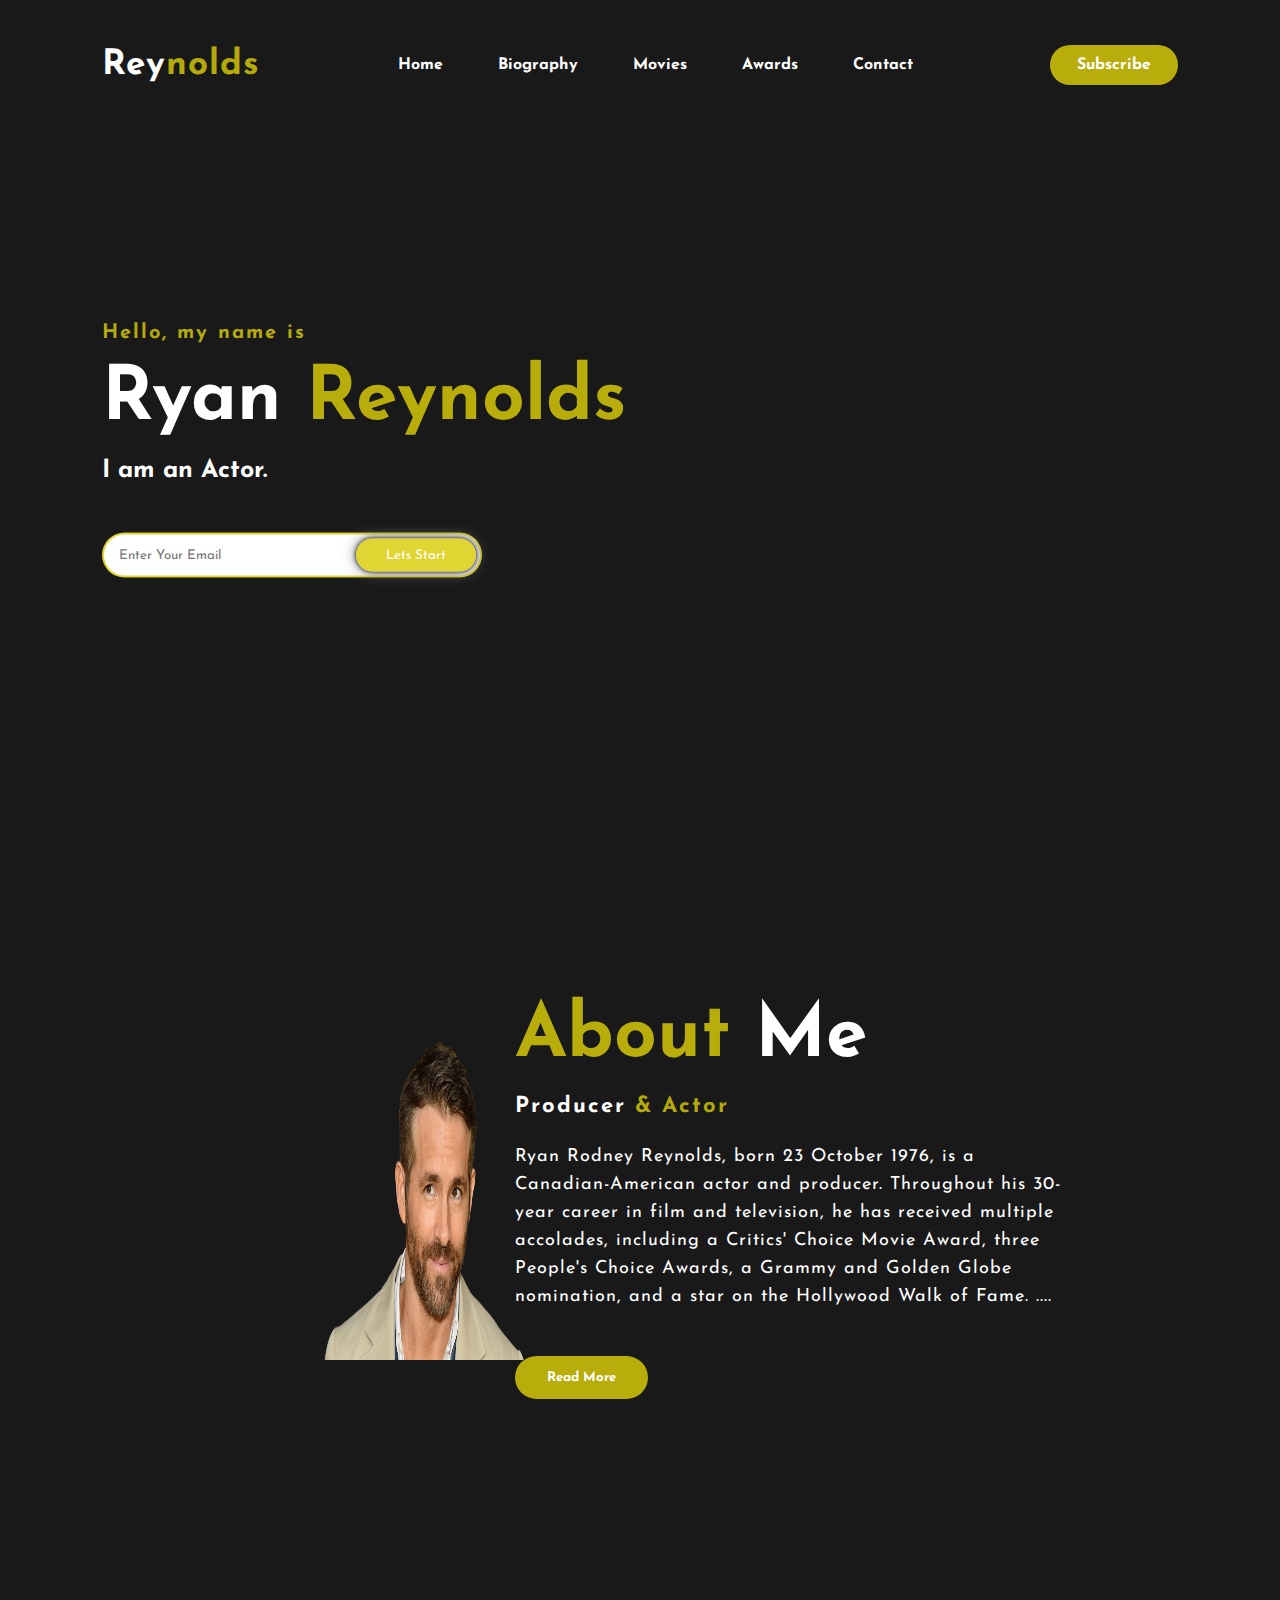
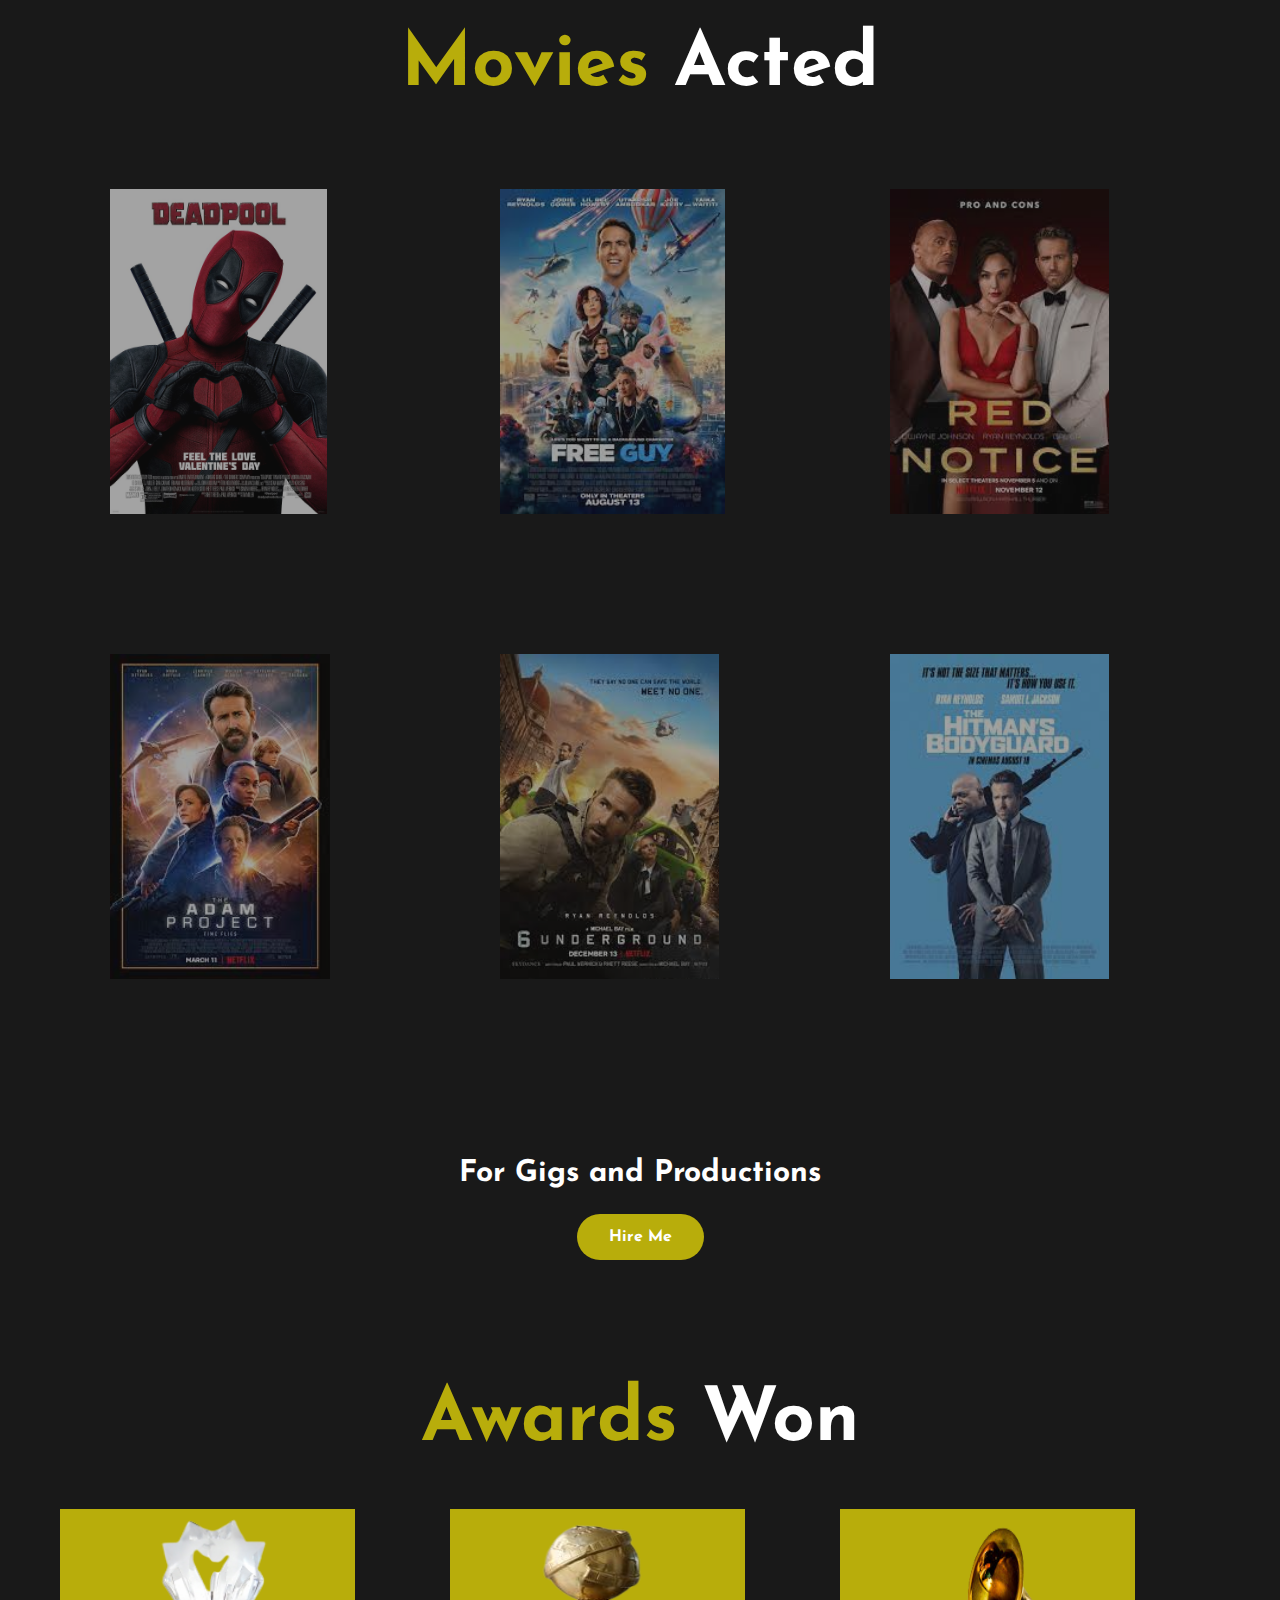
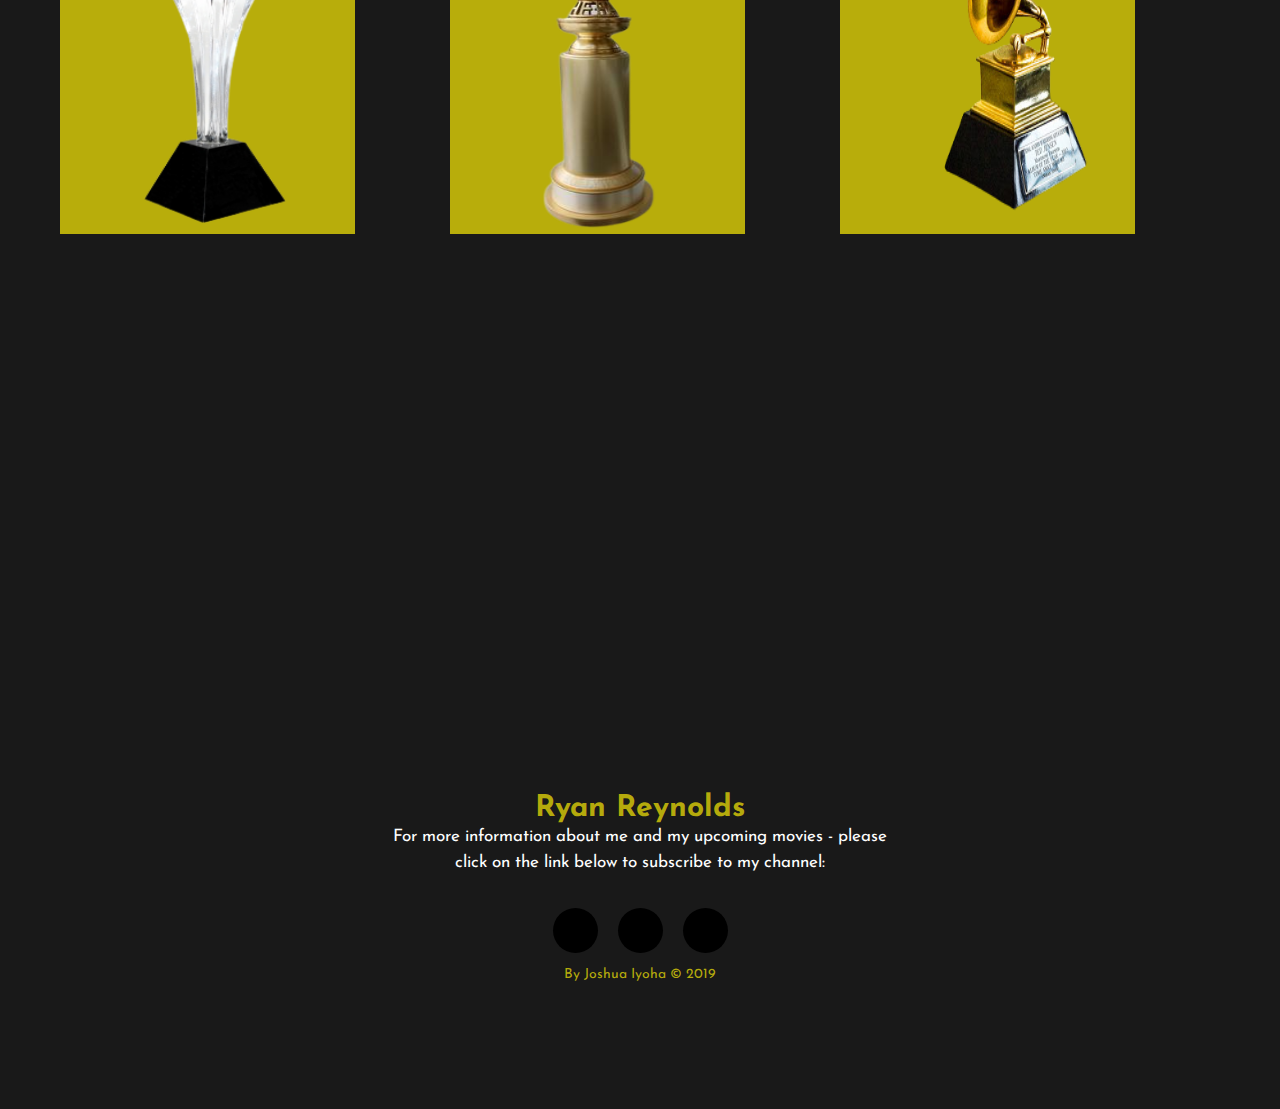
<file: Portfolio/index.html>
<!DOCTYPE html>
<html>
<head>
	<title>Ryan Reynolds | Welcome</title>
	<link rel="stylesheet" type="text/css" href="css/style.css">

	<link rel="preconnect" href="https://fonts.gstatic.com">
  <link href="https://fonts.googleapis.com/css2?family=Josefin+Sans:ital,wght@0,100;0,200;0,300;0,400;0,500;0,600;0,700;1,100;1,200;1,300;1,400;1,500;1,600;1,700&display=swap" rel="stylesheet">

  <link rel="stylesheet" href="https://cdnjs.cloudflare.com/ajax/libs/font-awesome/5.15.3/css/all.min.css" integrity="sha512-iBBXm8fW90+nuLcSKlbmrPcLa0OT92xO1BIsZ+ywDWZCvqsWgccV3gFoRBv0z+8dLJgyAHIhR35VZc2oM/gI1w==" crossorigin="anonymous" referrerpolicy="no-referrer" />

</head>
<body>
	<!----hero Section start---->

	<div class="hero">
		<nav>
			<h2 class="logo">Rey<span>nolds</span></h2>
			<ul>
				<li><a href="#">Home</a></li>
				<li><a href="biography.html">Biography</a></li>
				<li><a href="movies.html">Movies</a></li>
				<li><a href="awards.html">Awards</a></li>
				<li><a href="#contact">Contact</a></li>
			</ul>
			<a href="#" class="btn">Subscribe</a>
		</nav>

		<div class="content">
			<h4>Hello, my name is</h4>
			<h1>Ryan <span>Reynolds</span></h1>
			<h3>I am an Actor.</h3>
			<div class="newsletter">
				<form>
					<input type="email" name="email" id="mail" placeholder="Enter Your Email">
					<input type="submit" name="submit" value="Lets Start">
				</form>
			</div>
		</div>
	</div>

	<!----About section start---->
	<section class="about" id="about">
		<div class="main">
			<img src="img/Reynolds-removebg-preview.png">
			<div class="about-text">
				<h2><span>About</span> Me</h2>
				<h5>Producer <span>& Actor</span></h5>
				<p>Ryan Rodney Reynolds, born 23 October 1976, is a Canadian-American actor and producer. Throughout his 30-year career in film and television, he has received multiple accolades, including a Critics' Choice Movie Award, three People's Choice Awards, a Grammy and Golden Globe nomination, and a star on the Hollywood Walk of Fame. <span id = "dots">....</span><span id = "more"><br><br>Led by his several appearances as Deadpool in Marvel films,he is one of the highest-grossing film actors of all time, with a worldwide box-office gross of over $5 billion worldwide.

					He began his career starring in the Canadian teen soap opera Hillside (1991–1993), and had minor roles before landing the lead role on the sitcom Two Guys and a Girl between 1998 and 2001. Reynolds then starred in a range of films, including comedies such as National Lampoon's Van Wilder (2002), Waiting... (2005), and The Proposal (2009). He also performed in dramatic roles in Buried (2010), Woman in Gold (2015), and Life (2017), starred in action films such as Blade: Trinity (2004), Green Lantern (2011), 6 Underground (2019) and Free Guy (2021), and provided voice acting in the animated features The Croods film series (2013–2020), Turbo (2013) and Pokémon: Detective Pikachu (2019).
					
					Reynolds's biggest commercial success came with the superhero films Deadpool (2016) and Deadpool 2 (2018), in which he played the title character. <br><br>The former set numerous records at the time of its release for an R-rated comedy and his performance earned him nominations at the Critics' Choice Movie Awards and the Golden Globe Awards.
					
					Reynolds was awarded a star on the Hollywood Walk of Fame in 2017. He has been married twice: to actress Scarlett Johansson from 2008 to 2011, and since 2012 to actress Blake Lively, with whom he has three daughters.</span></p>
				<button onclick="myFunction()" id="myBtn">Read More</button>

				<script>
					function myFunction() {
						var dots =
						document.getElementById("dots");
						var moreText =
						document.getElementById("more");
						var btnText =
						document.getElementById("myBtn");
		
						if (dots.style.display === "none"){
							dots.style.display = "inline";
							btnText.innerHTML = "Read More";
							moreText.style.display = "none";
						}else{
							dots.style.display = "none";
							btnText.innerHTML = "Read Less";
							moreText.style.display = "inline";
						}
					}
				</script>
			</div>
		</div>
	</section>

	<!----- section start----------->
	<section class="movies" id="movies">
	<div class="service">
		<div class="title">
			<h2><span>Movies</span> Acted</h2>
		  <div class="container">
			<img src="img/Deadpool.jpg" alt="Avatar" class="image" style="width:100%">
			<div class="overlay">
			  <div class="text">Ajax, a twisted scientist, experiments on Wade Wilson, a mercenary, to cure him of cancer and give him healing powers. However, the experiment leaves Wade disfigured and he decides to exact revenge.<br><br><br>Release date: <br>12 February 2016.</div>
			</div>
		  </div>
		  <div class="container">
			<img src="img/Free Guy.jfif" alt="Avatar" class="image" style="width:100%">
			<div class="overlay">
			  <div class="text">When a bank teller discovers he's actually a background player in an open-world video game, he decides to become the hero of his own story -- one that he can rewrite himself. In a world where there's no limits, he's determined to save the day his way before it's too late, and maybe find a little romance with the coder who conceived him.<br><br><br>Release date: <br>13 August 2021.</div>
			</div>
		  </div>
		  <div class="container">
			<img src="img/Red Notice.jfif" alt="Avatar" class="image" style="width:100%">
			<div class="overlay">
			  <div class="text">In the world of international crime, an Interpol agent attempts to hunt down and capture the world's most wanted art thief.<br><br><br>Release date: <br>5 November 2021.</div>
			</div>
		  </div>
		  <div class="container">
			<img src="img/Adam Project.jfif" alt="Avatar" class="image" style="width:100%">
			<div class="overlay">
			  <div class="text">After accidentally crash-landing in 2022, time-traveling fighter pilot Adam Reed teams up with his 12-year-old self for a mission to save the future.<br><br><br>Release date: <br>11 March 2022.</div>
			</div>
		  </div>
		  <div class="container">
			<img src="img/6 Underground.jfif" alt="Avatar" class="image" style="width:100%">
			<div class="overlay">
			  <div class="text">Six individuals from all around the globe, each the very best at what they do, have been chosen not only for their skill, but for a unique desire to delete their pasts to change the future.<br><br><br>Release date: <br>13 December 2019.</div>
			</div>
		  </div>
		  <div class="container">
			<img src="img/HB.jfif" alt="Avatar" class="image" style="width:100%">
			<div class="overlay">
			  <div class="text">Michael Bryce, a protection agent, is tasked with protecting Darius Kincaid, one of the world's most famous assassins. The two must then set aside their differences to tackle several dangerous events.<br><br><br>Release date: <br>18 August 2017.</div>
			</div>
		  </div>

	<!------Contact Me------>
	<section class="contact" id="contact"></section>
	<div class="contact-me">
		<p>For Gigs and Productions</p>
		<a class="button-two" href="#">Hire Me</a>
	</div>

	<div class="title">
	<h2><span>Awards</span> Won</h2>
	<div class="flip-card-container">
		<div class="flip-card">
		  <div class="flip-card-front">
			<img src="img/Critics-removebg-preview.png">
		  </div>
		  <div class="flip-card-back">
			<p>
				<span>Critics' Choice Movie Awards</span>
				<br>
				Best Actor in a Comedy.
			  <span>- Deadpool (2016) -</span>
			</p>
		  </div>
		</div>
	  </div>

	  <div class="flip-card-container">
		<div class="flip-card">
		  <div class="flip-card-front">
			<img src="img/Golden_Globe-removebg-preview.png">
		  </div>
		  <div class="flip-card-back">
			<p>
				<span>Golden Globe Awards</span>
				<br>
				Best Actor – Motion Picture Musical or Comedy
			  <span>- Deadpool (2017) -</span>
			</p>
		  </div>
		</div>
	  </div>

	  <div class="flip-card-container">
		<div class="flip-card">
		  <div class="flip-card-front">
			<img src="img/Grammy_Award_-removebg-preview.png">
		  </div>
		  <div class="flip-card-back">
			<p>
				<span>Grammy Awards</span>
				<br>
				Best Compilation Soundtrack for Visual Media
			  <span>- Deadpool 2 (soundtrack) (2019) -</span>
			</p>
		  </div>
		</div>
	  </div>
	<!------footer start--------->
	<footer>
		<p>Ryan Reynolds</p>
		<p>For more information about me and my upcoming movies - please click on the link below to subscribe to my channel:</p>
		<div class="social">
			<a href="#"><i class="fab fa-facebook-f"></i></a>
			<a href="#"><i class="fab fa-instagram"></i></a>
			<a href="#"><i class="fab fa-dribbble"></i></a>
		</div>
		<p class="end">By Joshua Iyoha &copy; 2019</p>
	</footer>
</body>
</html>
</file>
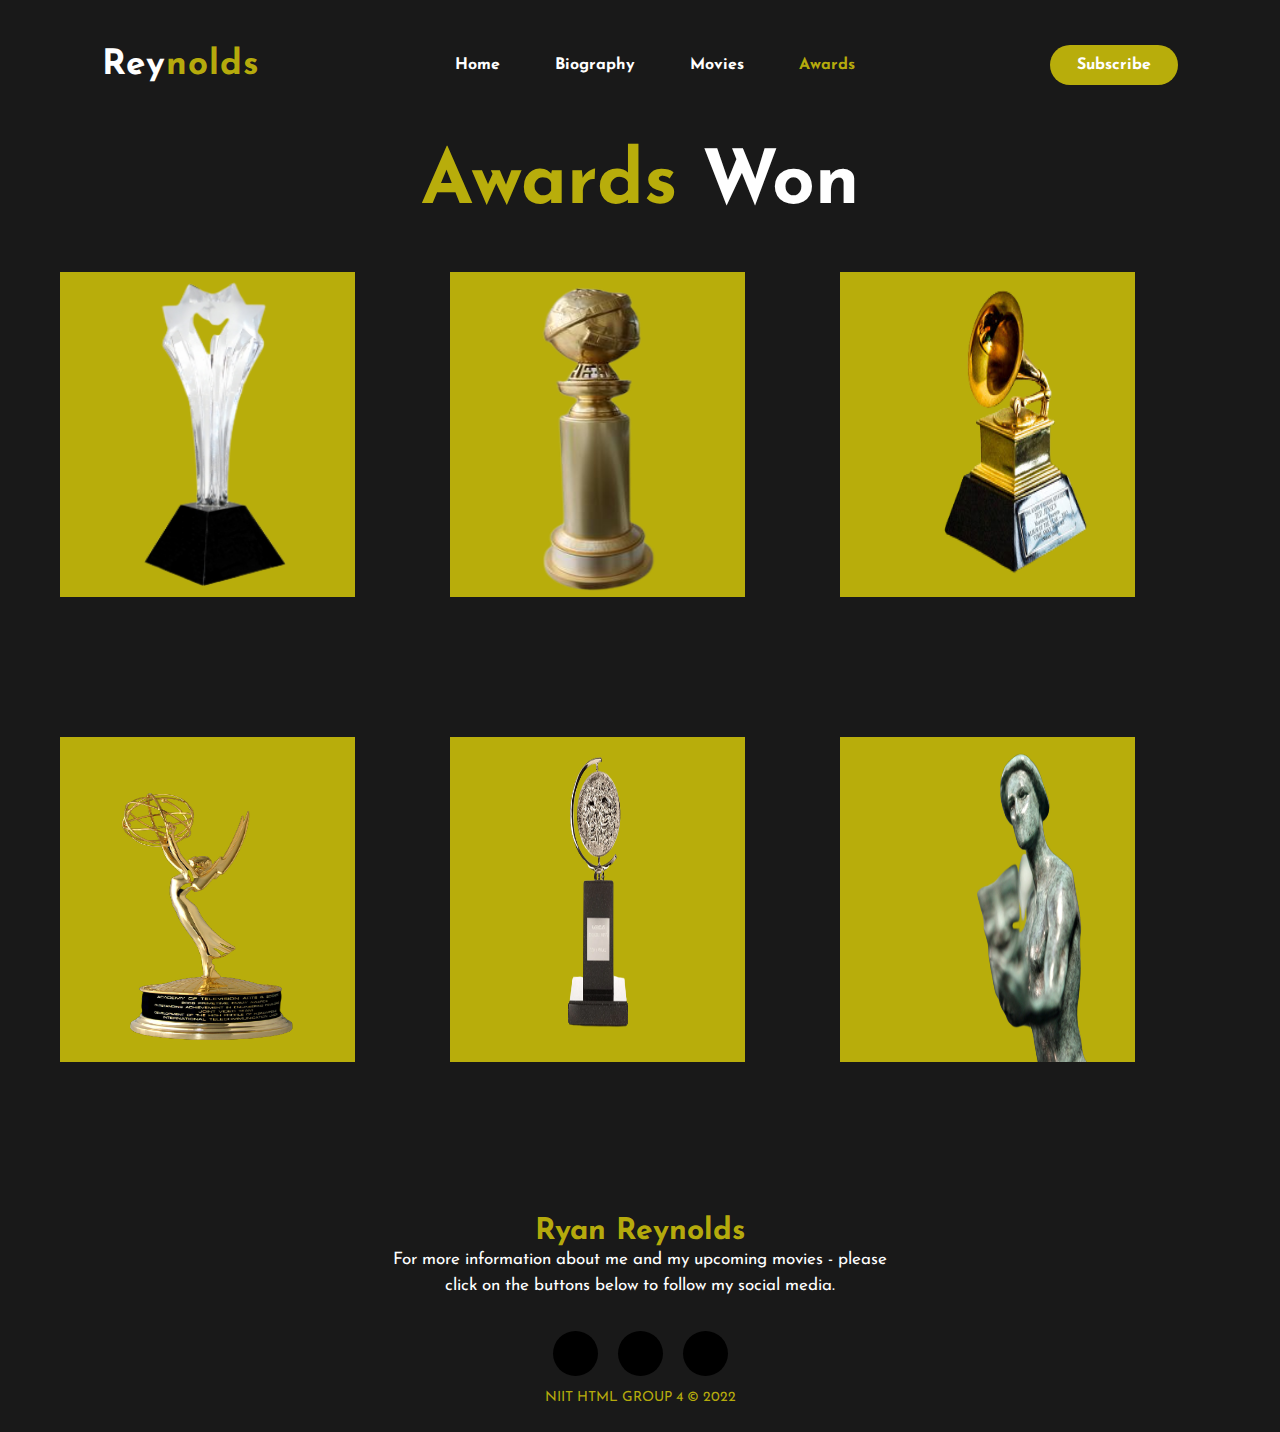
<file: Portfolio/awards.html>
<!DOCTYPE html>
<html>
<head>
	<title>Ryan Reynolds | Welcome</title>
	<link rel="stylesheet" type="text/css" href="css/style.css">

	<link rel="preconnect" href="https://fonts.gstatic.com">
  <link href="https://fonts.googleapis.com/css2?family=Josefin+Sans:ital,wght@0,100;0,200;0,300;0,400;0,500;0,600;0,700;1,100;1,200;1,300;1,400;1,500;1,600;1,700&display=swap" rel="stylesheet">

  <link rel="stylesheet" href="https://cdnjs.cloudflare.com/ajax/libs/font-awesome/5.15.3/css/all.min.css" integrity="sha512-iBBXm8fW90+nuLcSKlbmrPcLa0OT92xO1BIsZ+ywDWZCvqsWgccV3gFoRBv0z+8dLJgyAHIhR35VZc2oM/gI1w==" crossorigin="anonymous" referrerpolicy="no-referrer" />

</head>
<body>
    <nav>
        <h2 class="logo">Rey<span>nolds</span></h2>
        <ul>
            <li><a href="index.html">Home</a></li>
            <li><a href="biography.html">Biography</a></li>
            <li><a href="movies.html">Movies</a></li>
            <li><a class="active" href="awards.html">Awards</a></li>
        </ul>
        <a href="#" class="btn">Subscribe</a>
    </nav>
    
    <br><br><div class="title">
        <h2><span>Awards</span> Won</h2>
        <div class="flip-card-container">
            <div class="flip-card">
              <div class="flip-card-front">
                <img src="img/Critics-removebg-preview.png">
              </div>
              <div class="flip-card-back">
                <p>
                    <span>Critics' Choice Movie Awards</span>
                    <br>
                    Best Actor in a Comedy.
                  <span>- Deadpool (2016) -</span>
                </p>
              </div>
            </div>
          </div>
    
          <div class="flip-card-container">
            <div class="flip-card">
              <div class="flip-card-front">
                <img src="img/Golden_Globe-removebg-preview.png">
              </div>
              <div class="flip-card-back">
                <p>
                    <span>Golden Globe Awards</span>
                    <br>
                    Best Actor – Motion Picture Musical or Comedy
                  <span>- Deadpool (2017) -</span>
                </p>
              </div>
            </div>
          </div>
    
          <div class="flip-card-container">
            <div class="flip-card">
              <div class="flip-card-front">
                <img src="img/Grammy_Award_-removebg-preview.png">
              </div>
              <div class="flip-card-back">
                <p>
                    <span>Grammy Awards</span>
                    <br>
                    Best Compilation Soundtrack for Visual Media
                  <span>- Deadpool 2 (soundtrack) (2019) -</span>
                </p>
              </div>
            </div>
          </div>
          <div class="flip-card-container">
            <div class="flip-card">
              <div class="flip-card-front">
                <img src="img/Emmy-removebg-preview.png">
              </div>
              <div class="flip-card-back">
                <p>
                    <span>Emmy Awards</span>
                    <br>
                    Best Dressed on Scene Actor
                  <span>- Adams Project (2021) -</span>
                </p>
              </div>
            </div>
          </div>
          <div class="flip-card-container">
            <div class="flip-card">
              <div class="flip-card-front">
                <img src="img/Tony-removebg-preview.png">
              </div>
              <div class="flip-card-back">
                <p>
                    <span>Tony Awards</span>
                    <br>
                    Best Commedian
                  <span>- Deadpool (2019) -</span>
                </p>
              </div>
            </div>
          </div>
          <div class="flip-card-container">
            <div class="flip-card">
              <div class="flip-card-front">
                <img src="img/SAG-removebg-preview.png">
              </div>
              <div class="flip-card-back">
                <p>
                    <span>SAG Awards</span>
                    <br>
                    Actor with best Expressions
                  <span>- Adams Project (2021) -</span>
                </p>
              </div>
            </div>
          </div>
    </div>
    <!------footer start--------->
	<footer>
		<p>Ryan Reynolds</p>
		<p>For more information about me and my upcoming movies - please click on the buttons below to follow my social media.</p>
		<div class="social">
			<a href="https://www.facebook.com/VancityReynolds" target="_blank"><i class="fab fa-facebook-f"></i></a>
			<a href="https://www.instagram.com/vancityreynolds/" target="_blank"><i class="fab fa-instagram"></i></a>
			<a href="https://twitter.com/VancityReynolds?ref_src=twsrc%5Egoogle%7Ctwcamp%5Eserp%7Ctwgr%5Eauthor" target="_blank"><i class="fab fa-twitter"></i></a>
		</div>
		<div class="end">
             NIIT HTML GROUP 4 &copy; 2022
        </div>
	</footer>
</body>
</file>
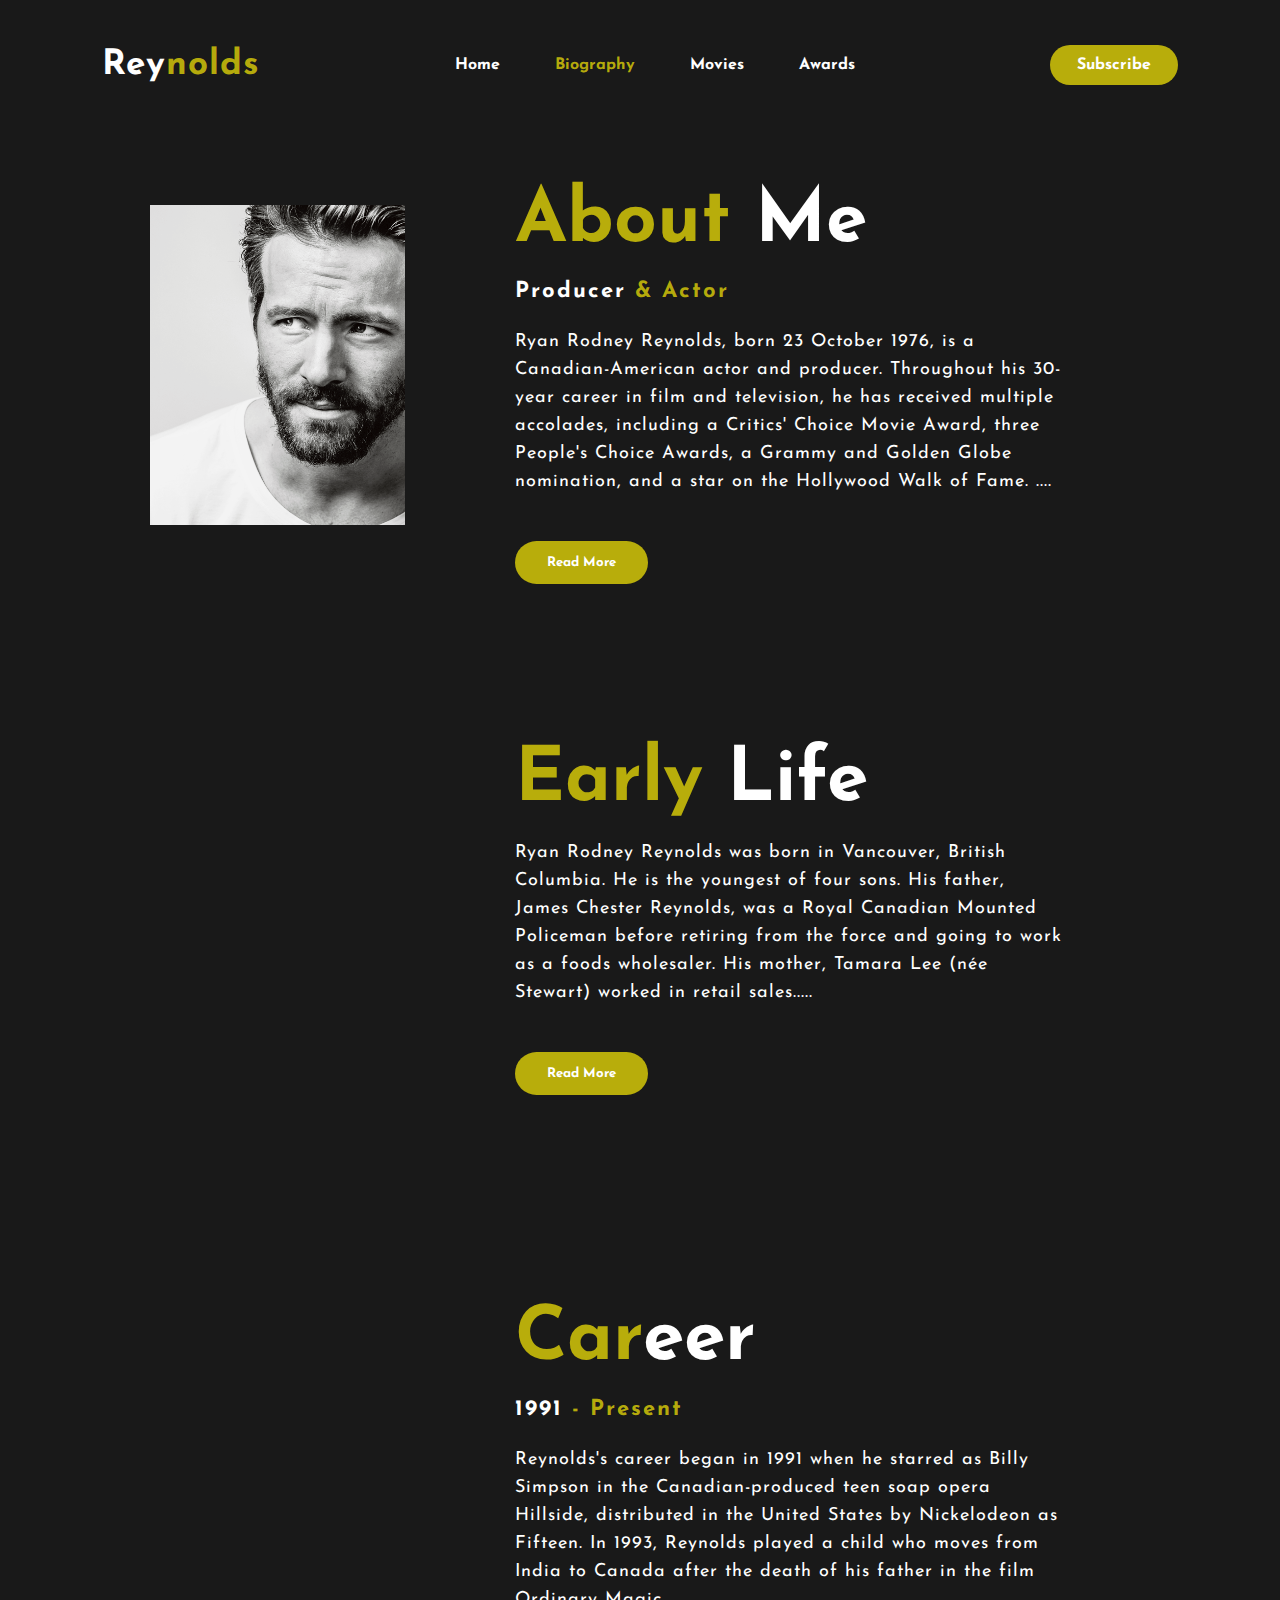
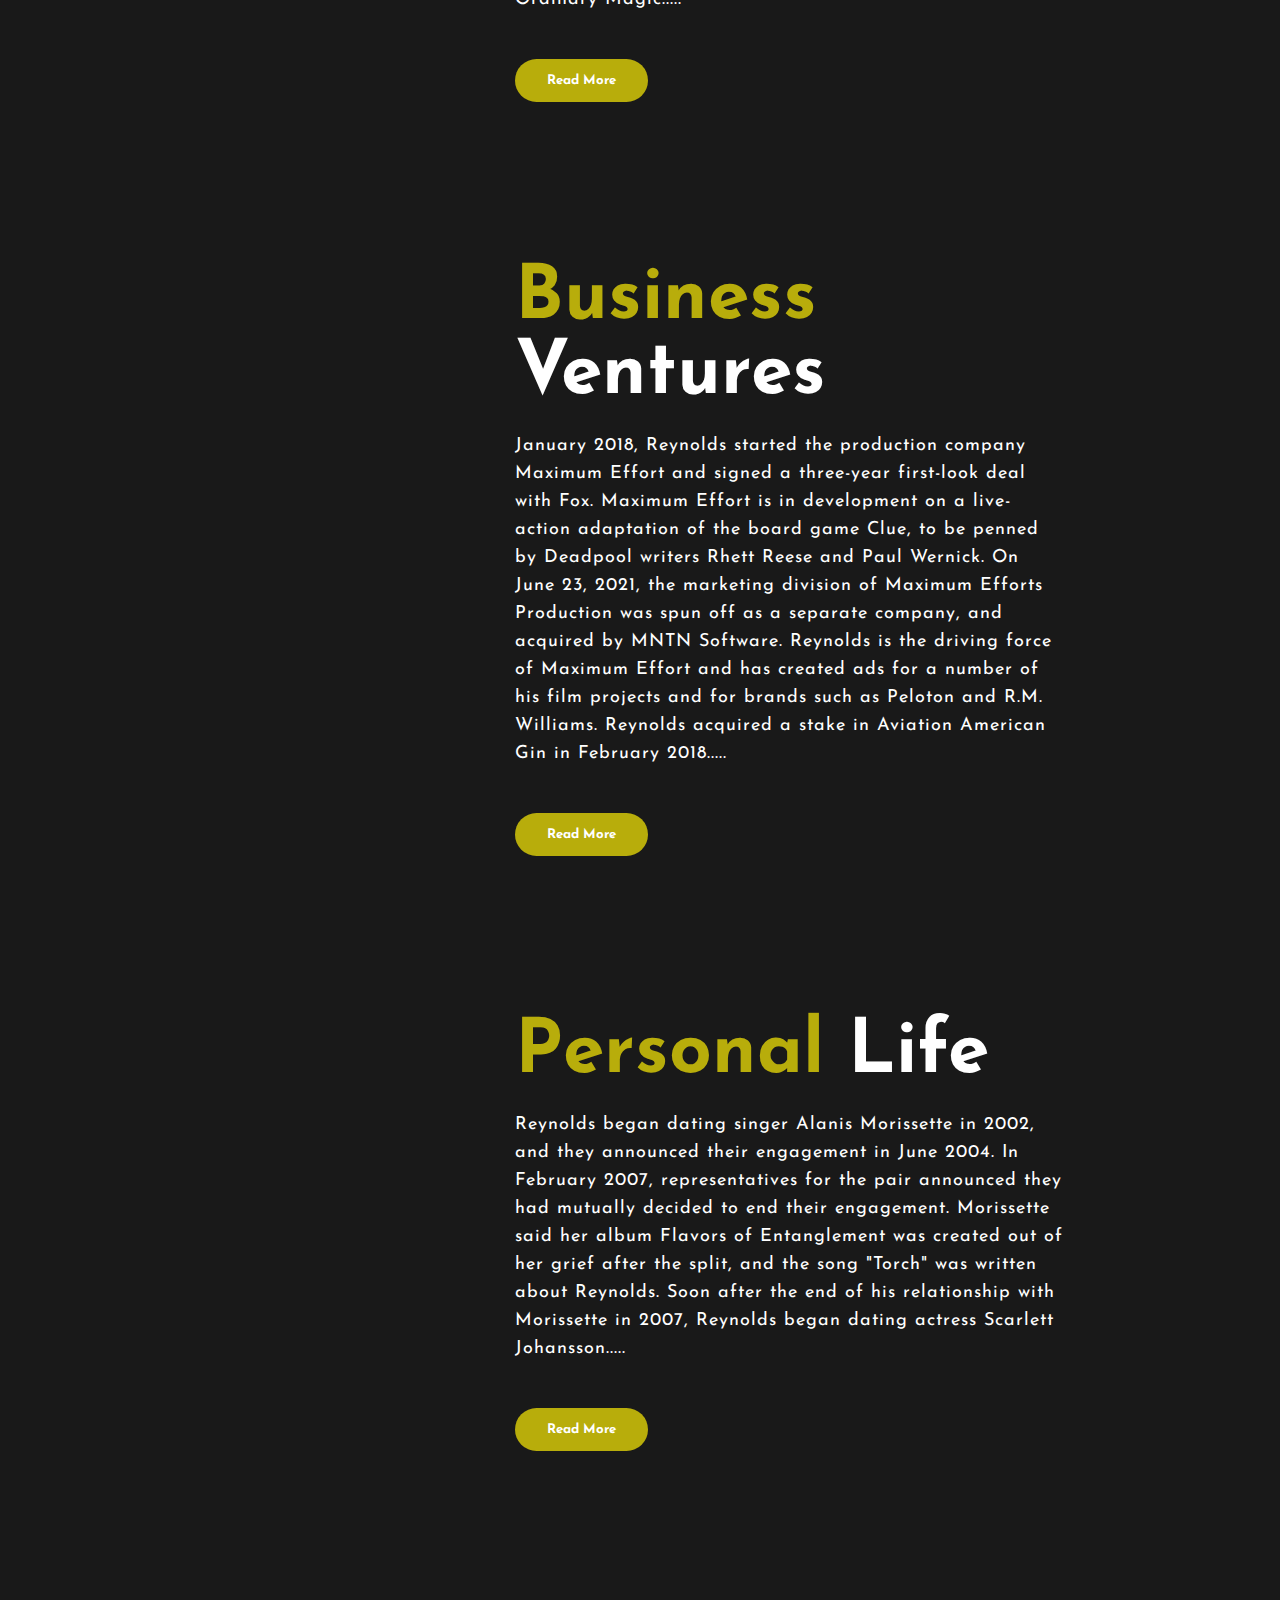
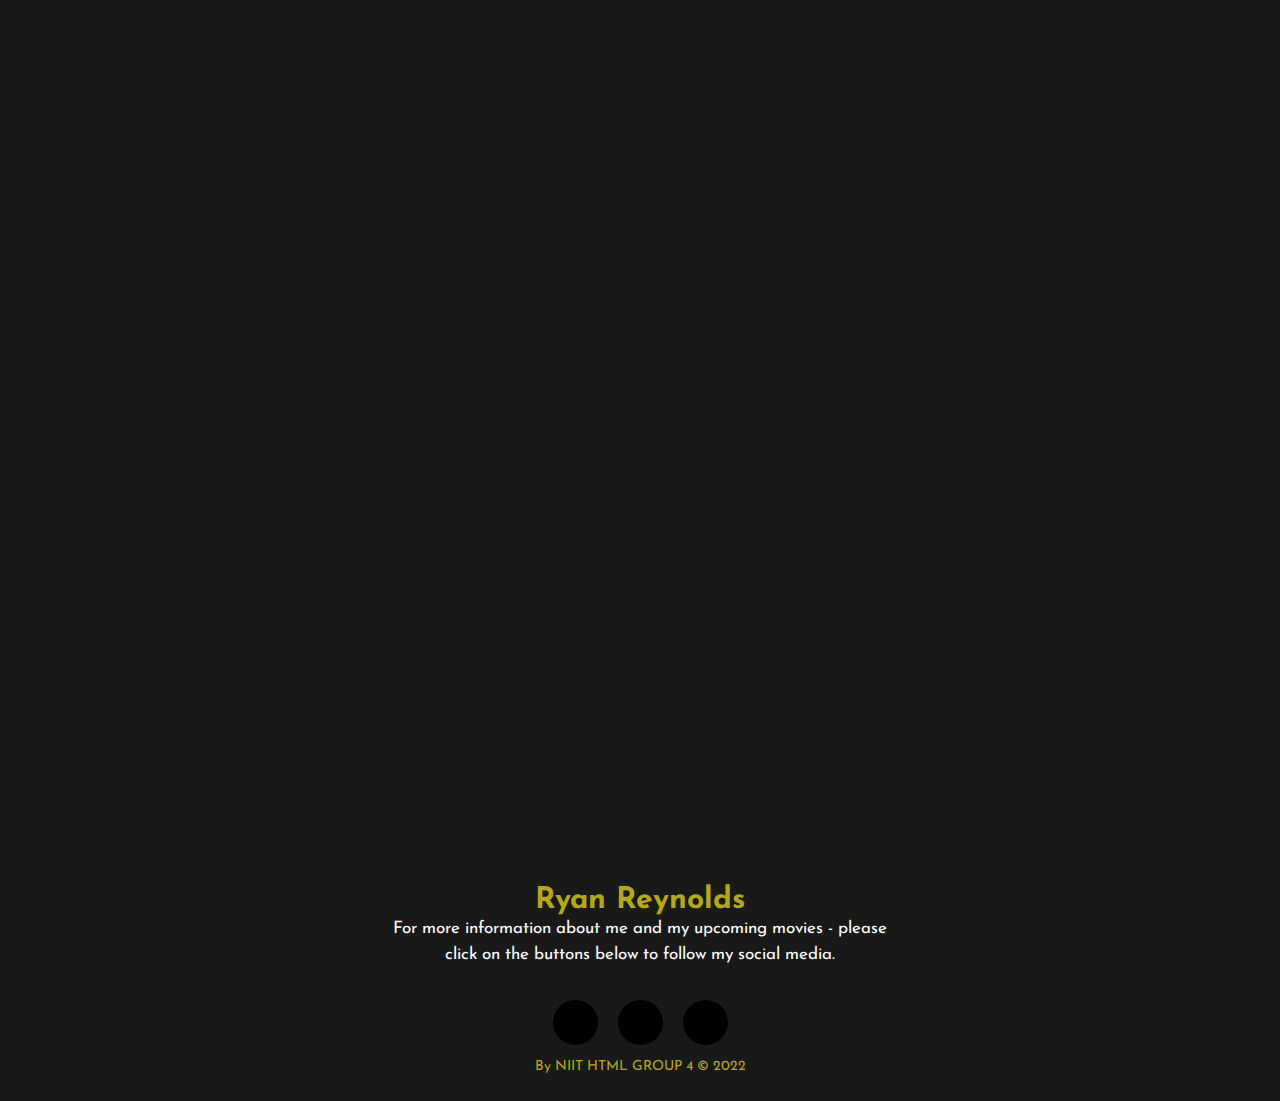
<file: Portfolio/biography.html>
<!DOCTYPE html>
<html>
<head>
	<title>Ryan Reynolds | Welcome</title>
	<link rel="stylesheet" type="text/css" href="css/style.css">

	<link rel="preconnect" href="https://fonts.gstatic.com">
  <link href="https://fonts.googleapis.com/css2?family=Josefin+Sans:ital,wght@0,100;0,200;0,300;0,400;0,500;0,600;0,700;1,100;1,200;1,300;1,400;1,500;1,600;1,700&display=swap" rel="stylesheet">

  <link rel="stylesheet" href="https://cdnjs.cloudflare.com/ajax/libs/font-awesome/5.15.3/css/all.min.css" integrity="sha512-iBBXm8fW90+nuLcSKlbmrPcLa0OT92xO1BIsZ+ywDWZCvqsWgccV3gFoRBv0z+8dLJgyAHIhR35VZc2oM/gI1w==" crossorigin="anonymous" referrerpolicy="no-referrer" />

</head>
<body>
    <nav>
        <h2 class="logo">Rey<span>nolds</span></h2>
        <ul>
            <li><a href="index.html">Home</a></li>
            <li><a class="active" href="biography.html">Biography</a></li>
            <li><a href="movies.html">Movies</a></li>
            <li><a href="awards.html">Awards</a></li>
        </ul>
        <a href="#" class="btn">Subscribe</a>
    </nav>
    <!----About section start---->
	<section class="about" id="about">
		<div class="main">
			
			<div class="about-text">
				<img src="img/rey.png">
				<h2><span>About</span> Me</h2>
				<h5>Producer <span>& Actor</span></h5>
				<p>Ryan Rodney Reynolds, born 23 October 1976, is a Canadian-American actor and producer. Throughout his 30-year career in film and television, he has received multiple accolades, including a Critics' Choice Movie Award, three People's Choice Awards, a Grammy and Golden Globe nomination, and a star on the Hollywood Walk of Fame. <span id = "dots">....</span><span id = "more"><br><br>Led by his several appearances as Deadpool in Marvel films,he is one of the highest-grossing film actors of all time, with a worldwide box-office gross of over $5 billion worldwide.

					He began his career starring in the Canadian teen soap opera Hillside (1991–1993), and had minor roles before landing the lead role on the sitcom Two Guys and a Girl between 1998 and 2001. Reynolds then starred in a range of films, including comedies such as National Lampoon's Van Wilder (2002), Waiting... (2005), and The Proposal (2009). He also performed in dramatic roles in Buried (2010), Woman in Gold (2015), and Life (2017), starred in action films such as Blade: Trinity (2004), Green Lantern (2011), 6 Underground (2019) and Free Guy (2021), and provided voice acting in the animated features The Croods film series (2013–2020), Turbo (2013) and Pokémon: Detective Pikachu (2019).
					
					Reynolds's biggest commercial success came with the superhero films Deadpool (2016) and Deadpool 2 (2018), in which he played the title character. <br><br>The former set numerous records at the time of its release for an R-rated comedy and his performance earned him nominations at the Critics' Choice Movie Awards and the Golden Globe Awards.
					
					Reynolds was awarded a star on the Hollywood Walk of Fame in 2017. He has been married twice: to actress Scarlett Johansson from 2008 to 2011, and since 2012 to actress Blake Lively, with whom he has three daughters.</span></p>
				<button onclick="myFunction()" id="myBtn">Read More</button>
				
				<br><br><br><br><br><br><br><br><br><br><br><h2><span>Early</span> Life</h2>
				<p>Ryan Rodney Reynolds was born in Vancouver, British Columbia. He is the youngest of four sons. His father, James Chester Reynolds, was a Royal Canadian Mounted Policeman before retiring from the force and going to work as a foods wholesaler. His mother, Tamara Lee (née Stewart) worked in retail sales.<span id = "dotss">....</span><span id = "morre"><br><br>Reynolds has two brothers who work in law enforcement in British Columbia, one of whom followed his father into the RCMP. His paternal grandfather, Chester Reynolds, 
					
					was a farmer who represented Stettler in the Legislative Assembly of Alberta from 1940 to 1944. <br><br> Reynolds has Irish and Scottish ancestry, and was raised in the Roman Catholic Church in Vancouver's Kitsilano neighbourhood. He has been involved in acting since age thirteen. He graduated from Kitsilano Secondary School in 1994, which he attended with actor Joshua Jackson. Reynolds played small roles in a number of television series, but became discouraged and quit acting at age 19 to enroll at Kwantlen Polytechnic University. 
					
					A few months later he ran into fellow actor Chris William Martin, who convinced him to try again and move with him to Los Angeles. Although he had performed primarily in comedies, Reynolds underwent intense physical training to play an action role as the character of Hannibal King in the 2004 film Blade: Trinity. The same year, he made a cameo appearance in Harold & Kumar Go to White Castle as a nurse. Reynolds played George Lutz in the 2005 remake of the 1979 horror film The Amityville Horror. Also in 2005, he played a waiter named Monty in Waiting... and appeared as music executive Chris Brander in the romantic comedy Just Friends alongside Amy Smart and Anna Faris. 
					
					In Just Friends, Reynolds lip-synced "I Swear" over the end credits. Additionally, he played an FBI agent alongside Ray Liotta in the 2006 crime action film Smokin' Aces. Reynolds played the protagonist in the 2008 film Definitely, Maybe.[22] He also appeared in the second-season finale of the television series Scrubs. In 2007, Reynolds guest-starred as Brendan's friend Hams in the episode "Douchebag in the City" of the TBS sitcom My Boys.</span></p>
				<button onclick="myFunction2()" id="myBton">Read More</button>


				<br><br><br><br><br><br><br><br><br><br><br><br><br><br><h2><span>Car</span>eer</h2>
				<h5>1991 <span>- present</span></h5>
				<p>Reynolds's career began in 1991 when he starred as Billy Simpson in the Canadian-produced teen soap opera Hillside, distributed in the United States by Nickelodeon as Fifteen. In 1993, Reynolds played a child who moves from India to Canada after the death of his father in the film Ordinary Magic.<span id = "dotts">....</span><span id = "moree"><br><br> Between 1993 and 1994, he had a recurring role in The Odyssey as Macro. In 1996, he had a supporting role as Jay "Boom" DeBoom in "Syzygy", the thirteenth episode of the third season of The X-Files, 
					
					and co-starred with Melissa Joan Hart in the TV movie Sabrina the Teenage Witch. In 1996, Reynolds played Bobby Rupp, boyfriend of murdered teen Nancy Clutter, in a two-part miniseries In Cold Blood, an adaptation of Truman Capote's non-fiction novel of the same name. He also appeared in the anthology The Outer Limits episode "Origin of the Species", which originally aired on November 14, 1998. Beginning in 1998, Reynolds starred in Two Guys, A Girl and a Pizza Place, playing medical student Michael "Berg" Bergen, throughout the show's four-season run. 
					
					He starred in the National Lampoon movie Van Wilder in 2002, appeared in The In-Laws with Michael Douglas and Albert Brooks, and also in the Canadian production Foolproof in 2003.Reynolds portrayed Wade Wilson / Weapon XI in a supporting role in the prequel X-Men film, X-Men Origins: Wolverine, which was released in 2009. He had previously spoken of his interest and involvement in a possible film adaptation of Deadpool with screenwriter David S. Goyer as far back as 2005. 2009 also saw Reynolds portray Andrew Paxton, opposite Sandra Bullock, in The Proposal, and Mike Connell in Adventureland.

					In 2010, Reynolds starred in the Spanish and American thriller Buried, which screened at the Sundance Film Festival. In June 2010, Reynolds was invited to join the Academy of Motion Picture Arts and Sciences. Reynolds portrayed the Hal Jordan version of superhero Green Lantern in Warner Bros.' film Green Lantern, which was released on June 17, 2011. The film did not fare well either financially or critically, but his role made him one of the few actors to headline films based on both Marvel and DC characters. 
					
					In 2011, he co-starred in the comedy The Change-Up, as well as narrating the documentary film The Whale. In 2012, he portrayed an agent in Safe House, alongside Denzel Washington. He then had starring roles in two Dreamworks Animation feature films, The Croods and Turbo, both released in 2013. His next role was portraying Nick Walker in the Universal Pictures film adaptation of Dark Horse Comics' R.I.P.D. (Rest in Peace Department), which was released in 2013. Reynolds went on to star in low-budget films, The Voices and The Captive in 2014, as well as Mississippi Grind the following year. 
					
					This was followed by a supporting role in the financially successful biographical film, Woman in Gold, before he returned to the thriller genre with Self/Less, also in 2015.
				
					In 2016, Reynolds found critical and commercial success with Deadpool, a film that had been in development as early as 2000. After portraying Wade Wilson / Weapon XI, without the name Deadpool, in X-Men Origins: Wolverine, he became heavily involved in the development of a Deadpool film. Deadpool featured a reboot of the character, ignoring the events of X-Men Origins: Wolverine, and establishing a new backstory for the character that was closer to the Marvel Comics source material. The film takes place within the larger X-Men film universe, being made possible by the reset timeline in X-Men: Days of Future Past. Deadpool made several box-office records, including: a worldwide opening of $264.9 million from 62 markets, which is the biggest of 2016, the biggest for an R-rated film, and the second biggest for Fox, only behind Star Wars: Episode III – Revenge of the Sith ($303.9 million). It also recorded the biggest IMAX 2D worldwide opening of all time with $27.4 million from 606 IMAX theatres, eclipsing The Dark Knight Rises ($23.8 million).[34][35] The film's financial and critical success led the studio to move forward with a sequel.

					Also in 2016, Reynolds had a supporting role in the Ariel Vromen-directed thriller Criminal. On December 15, 2016, Reynolds received a star on the Hollywood Walk of Fame at 6801 Hollywood Boulevard. Reynolds co-starred with Jake Gyllenhaal and Rebecca Ferguson in the science fiction thriller Life in 2017, which reunited him with Safe House director Daniel Espinosa. Reynolds began filming Deadpool 2 in June 2017. The film opened on May 18, 2018. In May 2019, he starred as the titular character in Pokémon Detective Pikachu, a live action film adaptation of the Detective Pikachu video game. Reynolds voiced, and was the facial motion capture actor for the CGI detective Pikachu.

					In January 2019, Reynolds was named the face of Armani Code leading with a campaign for their Absolu scent. Also that year, he starred in the Netflix action thriller film 6 Underground, directed by Michael Bay. The film was released on December 13.

					Reynolds is an executive producer of ABC's game show, Don't, which premiered on June 11, 2020. In January 2019, it was announced that he would return as the voice of Guy in the sequel to The Croods. The film, The Croods: A New Age, was also released in 2020.

					In 2021, Reynolds starred in three films. The first, Hitman's Wife's Bodyguard, is an action comedy film directed by Patrick Hughes and written by Tom O'Connor and Brandon and Phillip Murphy. The film is a sequel to the 2017 film The Hitman's Bodyguard which also featured Reynolds, Samuel L. Jackson, Salma Hayek, and Richard E. Grant, who reprised their roles. Beginning April 2019, Reynolds shot his second 2021 film, science fiction action comedy Free Guy, directed by Shawn Levy, from a screenplay by Matt Lieberman and Zak Penn, and a story by Lieberman. Reynolds stars as "a background character who realizes he's living in a video game. With the help of an avatar, he tries to prevent the makers of the game from shutting down his world." Also featuring Jodie Comer, Lil Rel Howery, Utkarsh Ambudkar, Joe Keery and Taika Waititi, the film was theatrically released in the United States on August 13 by 20th Century Studios. In his last film of the year, Reynolds starred alongside Dwayne Johnson and Gal Gadot in Netflix's thriller Red Notice, written and directed by Rawson Marshall Thurber.

					In October 2021, Reynolds announced he was taking "a little sabbatical" from his work after the production of Spirited. In March 2022, Reynolds starred in Netflix's science-fiction adventure film The Adam Project, directed by Shawn Levy.</span></p>
				<button onclick="myFunction3()" id="myBtns">Read More</button>

				<br><br><br><br><br><br><br><br><br><br><br><h2><span>Business</span> Ventures</h2>
				<p> January 2018, Reynolds started the production company Maximum Effort and signed a three-year first-look deal with Fox. Maximum Effort is in development on a live-action adaptation of the board game Clue, to be penned by Deadpool writers Rhett Reese and Paul Wernick. On June 23, 2021, the marketing division of Maximum Efforts Production was spun off as a separate company, and acquired by MNTN Software. Reynolds is the driving force of Maximum Effort and has created ads for a number of his film projects and for brands such as Peloton and R.M. Williams.

				Reynolds acquired a stake in Aviation American Gin in February 2018.<span id = "Dots">....</span><span id = "More"><br><br> He stated that his interest went beyond that of an owner, and that he planned to oversee the product's creative direction as well as taking an active role in the business.
				
				In November 2019, Reynolds purchased an ownership stake in Mint Mobile. It was later revealed that Reynolds owns between 20% and 25% of Mint Mobile. He joined the board of Match Group in July 2020. In August 2020, Diageo announced it was acquiring Aviation American Gin in a deal valued at up to $610 million.
				
				On September 23, 2020, the Wrexham Supporters Trust announced that a business partnership consisting of Reynolds and fellow actor Rob McElhenney was in talks to purchase the Welsh football club Wrexham AFC. On November 16, it was confirmed that Reynolds and McElhenney took over the club after receiving the backing of the Wrexham Supporters Trust. In February 2021, the Financial Conduct Authority approved their takeover of Wrexham.
				
				As soon as Reynolds and Rob McElhenney became involved with Wrexham AFC, they also took interest in Welsh culture, specifically their use of Welsh language, with them first advertising their club takeover with a Welsh translator. Reynolds asked that Welsh subtitles be included with his Netflix movie Red Notice, which was also advertised within Wrexham.</span></p>
				<button onclick="myFunction4()" id="mybtn">Read More</button>


				<br><br><br><br><br><br><br><br><br><br><br><h2><span>Personal</span> Life</h2>
				<p> Reynolds began dating singer Alanis Morissette in 2002, and they announced their engagement in June 2004. In February 2007, representatives for the pair announced they had mutually decided to end their engagement. Morissette said her album Flavors of Entanglement was created out of her grief after the split, and the song "Torch" was written about Reynolds.

					Soon after the end of his relationship with Morissette in 2007, Reynolds began dating actress Scarlett Johansson.<span id = "doots">....</span><span id = "moore"><br><br>  They announced their engagement in May 2008, and married on September 27 of that year, in a private ceremony near Tofino, British Columbia. On December 14, 2010, they announced their separation. Reynolds filed for divorce in Los Angeles on December 23, and Johansson filed her response simultaneously. The divorce was finalized on July 1, 2011.
					
					Reynolds first met Blake Lively in early 2010 while filming Green Lantern, in which they co-starred. They began dating in October 2011 and married on September 9, 2012, at Boone Hall Plantation in Mount Pleasant, South Carolina. In the wake of civil rights protests in 2020, Reynolds publicly apologized and expressed deep regret for using that venue due to its association with slavery; he and Lively renewed their vows at home in New York. The couple have three daughters: James, born December 2014, Inez, born September 2016, and Betty in 2019.
					
					The family reside in Pound Ridge, New York. Reynolds and Lively are close friends with singer-songwriter Taylor Swift, who named the characters in her song "Betty" after their daughters.
					
					Reynolds has openly spoken about his lifelong struggle with anxiety, noting in 2018 that he carried out many interviews in the character of Deadpool to alleviate his fears. He became a U.S. citizen c. 2018.
					
					On November 26, 2021, Governor General Mary Simon awarded Reynolds a Governor General's Performing Arts Award to recognize his philanthropic work and significant contributions to the cultural life of Canada. Sandra Bullock, Morena Baccarin, Michael J. Fox, and Hugh Jackman made pre-recorded speeches in support of, and to congratulate Reynolds on the award.
					
					In the aftermath of the 2022 Russian invasion of Ukraine, Reynolds and Lively, pledged to "match up" to $1 million for Ukrainian refugees fleeing the conflict in Ukraine.
					
					In March 2022, Lively and Reynolds made another donation, amounting to $500,000 to Water First, to provide indigenous people in Canada with clean water and training to young people to become professional as technicians in environmental issues.</span></p>
				<button onclick="myFunction5()" id="MyBtn">Read More</button>
				<script>
					function myFunction() {
						var dots =
						document.getElementById("dots");
						var moreText =
						document.getElementById("more");
						var btnText =
						document.getElementById("myBtn");
		
						if (dots.style.display === "none"){
							dots.style.display = "inline";
							btnText.innerHTML = "Read More";
							moreText.style.display = "none";
						}else{
							dots.style.display = "none";
							btnText.innerHTML = "Read Less";
							moreText.style.display = "inline";
						}
					}
				</script>
				<script>
					function myFunction2() {
						var dots =
						document.getElementById("dotss");
						var moreText =
						document.getElementById("morre");
						var btnText =
						document.getElementById("myBton");
		
						if (dots.style.display === "none"){
							dots.style.display = "inline";
							btnText.innerHTML = "Read More";
							moreText.style.display = "none";
						}else{
							dots.style.display = "none";
							btnText.innerHTML = "Read Less";
							moreText.style.display = "inline";
						}
					}
				</script>
				<script>
					function myFunction3() {
						var dots =
						document.getElementById("dotts");
						var moreText =
						document.getElementById("moree");
						var btnText =
						document.getElementById("myBtns");
		
						if (dots.style.display === "none"){
							dots.style.display = "inline";
							btnText.innerHTML = "Read More";
							moreText.style.display = "none";
						}else{
							dots.style.display = "none";
							btnText.innerHTML = "Read Less";
							moreText.style.display = "inline";
						}
					}
				</script>
				<script>
					function myFunction4() {
						var dots =
						document.getElementById("Dots");
						var moreText =
						document.getElementById("More");
						var btnText =
						document.getElementById("mybtn");
		
						if (dots.style.display === "none"){
							dots.style.display = "inline";
							btnText.innerHTML = "Read More";
							moreText.style.display = "none";
						}else{
							dots.style.display = "none";
							btnText.innerHTML = "Read Less";
							moreText.style.display = "inline";
						}
					}
				</script>
				<script>
					function myFunction5() {
						var dots =
						document.getElementById("doots");
						var moreText =
						document.getElementById("moore");
						var btnText =
						document.getElementById("MyBtn");
		
						if (dots.style.display === "none"){
							dots.style.display = "inline";
							btnText.innerHTML = "Read More";
							moreText.style.display = "none";
						}else{
							dots.style.display = "none";
							btnText.innerHTML = "Read Less";
							moreText.style.display = "inline";
						}
					}
				</script>
			</div>
		</div>
	</section>
    <!------footer start--------->
	<footer>
		<p>Ryan Reynolds</p>
		<p>For more information about me and my upcoming movies - please click on the buttons below to follow my social media.</p>
		<div class="social">
			<a href="https://www.facebook.com/VancityReynolds" target="_blank"><i class="fab fa-facebook-f"></i></a>
			<a href="https://www.instagram.com/vancityreynolds/" target="_blank"><i class="fab fa-instagram"></i></a>
			<a href="https://twitter.com/VancityReynolds?ref_src=twsrc%5Egoogle%7Ctwcamp%5Eserp%7Ctwgr%5Eauthor" target="_blank"><i class="fab fa-twitter"></i></a>
		</div>
		<p class="end">By NIIT HTML GROUP 4 &copy; 2022</p>
	</footer>
</body>
</file>
<file: Portfolio/css/style.css>
html, body{
	scroll-behavior: smooth;
	background-color: #191919;
  }
  *{
	padding: 0;
	margin: 0;
	font-family: 'Josefin Sans', sans-serif;
	box-sizing: border-box;
}
.hero{
	height: 100vh;
	width: 100%;
	/* background-image: url(../img/background.jpg); */
	background-size: cover;
	background-position: center;
}
nav{
	display:flex;
	align-items:center;
	justify-content: space-between;
	padding-top: 45px;
	padding-left: 8%;
	padding-right: 8%;
}
.logo{
	color: white;
	font-size: 35px;
	letter-spacing: 1px;
	cursor: pointer;
}
span{
	color: #dacc09d3;
}
nav ul li{
	list-style-type:none;
	display: inline-block;
	padding: 10px  25px;
}
nav ul li a{
	color: white;
	text-decoration: none;
	font-weight: bold;
	text-transform: capitalize;
}
nav ul li a:hover{
	color: #dacc09d3;
	transition: .4s;
}
nav .active{
	color:  #dacc09d3;
}
.btn{
	background-color:#dacc09d3;
	color: white;
	text-decoration: none;
	border: 2px solid transparent;
	font-weight: bold;
	padding: 10px 25px;
	border-radius: 30px;
	transition: transform .4s; 
}
.btn:hover{
	transform: scale(1.2);
}
marquee{
	color: #fff;
}
.content{
	position: absolute;
	top: 50%;
	left:8%;
	transform: translateY(-50%);
}
h1{
	color: white;
	margin: 20px 0px 20px;
	font-size: 75px;
}
h3{
	color: white;
	font-size: 25px;
	margin-bottom: 50px;
}
h4{
	color: #dacc09d3;
	letter-spacing: 2px;
	font-size: 20px;
}
.newsletter form{
	width: 380px;
	max-width: 100%;
	position: relative;
}
.newsletter form input:first-child{
	display: inline-block;
	width: 100%;
	padding: 14px 130px 14px 15px;
	border: 2px solid #dacc09d3;
	outline: none;
	border-radius: 30px;
}
.newsletter form input:last-child{
	position: absolute;
	display: inline-block;
	outline: none;
	border: none;
	padding: 10px 30px;
	border-radius: 30px;
	background-color:#dacc09d3;
	color: white;
	box-shadow: 0px 0px 5px #000, 0px 0px 15px #858585;
	top: 6px;
	right: 6px; 
}

.about{
	width: 100%;
	padding: 100px 0px;
	background-color: #191919;
}
.about img{
	display: flex;
	height: 360px;
	width: 325px;
	padding: 20px 35px;
	position: absolute;
	margin-left: -400px;
}
.about-text{
	width: 550px;
	margin-left: 300px;
	position: relative;
}
.main{
	width: 1130px;
	max-width: 95%;
	margin: 0 auto;
	display: flex;
	align-items: center;
	justify-content: space-around;
}
.about-text h2{
	color: white;
	font-size: 75px;
	text-transform: capitalize;
	margin-bottom: 20px;
}
.about-text h5{
	color: white;
	letter-spacing: 2px;
	font-size: 22px;
	margin-bottom: 25px;
	text-transform: capitalize;
}
.about-text p{
	color: #ffffff;
	letter-spacing: 1px;
	line-height: 28px;
	font-size: 18px;
	margin-bottom: 45px;
}
.about-text #dots{
	color: #ffffff;
}
.about-text #more{
	color: #ffffff;
}
.about-text #dotss{
	color: #ffffff;
}
.about-text #morre{
	color: #ffffff;
}
.about-text #dotts{
	color: #ffffff;
}
.about-text #moree{
	color: #ffffff;
}
.about-text #Dots{
	color: #ffffff;
}
.about-text #More{
	color: #ffffff;
}
.about-text #doots{
	color: #ffffff;
}
.about-text #moore{
	color: #ffffff;
}
button{
	background-color:#dacc09d3;
	color: white;
	text-decoration: none;
	border: 2px solid transparent;
	font-weight: bold;
	padding: 13px 30px;
	border-radius: 30px;
	transition: .4s; 
}
button:hover{
	background-color: transparent;
	border: 2px solid #dacc09d3;
	cursor: pointer;
}
#more {display: none;}
#morre {display: none;}
#moree {display: none;}
#More {display: none;}
#moore {display: none;}

.service{
	background: #191919;
	width: 100%;
	padding: 100px 0px;
	display: flex;
	flex-direction: column;
	justify-content: center;
}
.title h2{
	color: #ffffff;
	font-size: 75px;
	width: 1130px;
	margin: 30px auto;
	text-align: center;
}
.services{
	background: #191919;
	height: 10%;
	width: 100%;
	padding: 100px 0px;
}
.titles h2{
	color: #ffffff;
	font-size: 75px;
	width: 1130px;
	margin: 30px auto;
	text-align: center;
}
.imag{
	opacity: 90%;
	display: block;
	height: 665px;
	width: 565px;
	padding: 20px 35px;
	margin: 15px;
	position: relative;
}
.play_button{
	opacity: 100%;
	position: absolute;
	height: 90px;
	top: 160px;
	right: 100px;
}
.play_button :hover{
	background-color: transparent;
	cursor: pointer;
	width: 110px;
}
.video_modal{
	width: 50%;
	height: auto;
	position: absolute;
	top: 1800px;
	right: 70px;
	display: none;
}
.video_modal2{
	width: 50%;
	height: auto;
	position: absolute;
	top: 2600px;
	right: 70px;
	display: none;
}
.play_button2{
	opacity: 100%;
	position: absolute;
	height: 90px;
	top: 160px;
	right: 100px;
}
.play_button2 :hover{
	background-color: transparent;
	cursor: pointer;
	width: 110px;
}
.closebtn2{
	font-family: sans-serif;
	font-weight: bolder;
	width: 30px;
	height: 30px;
	border-radius: 60px;
	background-color: yellow;
	color: #000;
	text-align: center;
	line-height: 30px;
	position: absolute;
	top: 200px;
	right: 150px;
	z-index: 100;
	cursor: pointer;
}
.closebtn{
	font-family: sans-serif;
	font-weight: bolder;
	width: 30px;
	height: 30px;
	border-radius: 60px;
	background-color: yellow;
	color: #000;
	text-align: center;
	line-height: 30px;
	position: absolute;
	top: 200px;
	right: 150px;
	z-index: 100;
	cursor: pointer;
}
.gal{
	opacity: 90%;
	display: block;
	height: 365px;
	width: 265px;
	padding: 20px 35px;
	margin: 15px;
	position: relative;
	float: left;
	display: flex;
}
.container {
	margin-bottom: 100px;
	margin-right: -0px;
	margin-left: 25px;
	float: left;
	display: flex;
	position: relative;
	height: 365px;
	width: 365px;
	padding: 20px 35px;
  }
  
  .image {
	  opacity: 60%;
	display: block;
	height: 365px;
	width: 165px;
	padding: 20px 35px;
	margin: 15px;
	position: relative;
  }
  
  .overlay {
	  opacity: 100%;
	position: absolute;
	top: 0;
	bottom: 0;
	left: 0;
	right: 0;
	height: 100%;
	width: 100%;
	opacity: 0;
	transition: .5s ease;
	background-color: transparent;
  }
  
  .container:hover .overlay {
	opacity: 100%;
  }
  
  .text {
	color: white;
	font-size: 14.5px;
	position: absolute;
	top: 59%;
	left: 55%;
	-webkit-transform: translate(-50%, -50%);
	-ms-transform: translate(-50%, -50%);
	transform: translate(-50%, -50%);
	text-align: center;
  }

.contact-me{
	width: 100%;
	height: 290px;
	background: #191919;
	display: flex;
	align-items: center;
	flex-direction: column;
	justify-content: center;
}
.contact-me p{
	color: white;
	font-size: 30px;
	font-weight: bold;
	margin-bottom: 25px;
}
.contact-me .button-two{
	background-color:#dacc09d3;
	color: white;
	text-decoration: none;
	border: 2px solid transparent;
	font-weight: bold;
	padding: 13px 30px;
	border-radius: 30px;
	transition: .4s; 
}
.contact-me .button-two:hover{
	background-color: transparent;
	border: 2px solid #dacc09d3;
	cursor: pointer;
}
footer{
	margin-top: 900px;
	position: relative;
	width: 100%;
	height: 250px;
	background: #191919;
	display: flex;
	flex-direction: column;
	align-items: center;
	justify-content: center;
}
footer p:nth-child(1){
	font-size: 30px;
	color: #dacc09d3;
	margin-bottom: -200px;
	font-weight: bold;
}
footer p:nth-child(2){
	color: white;
	font-size: 17px;
	width: 500px;
	text-align: center;
	line-height: 26px;
	margin-top: 200px;
}
.social{
	margin-top: 10px;
	display: flex;
}
.social a{
	margin-top: 20px;
	width: 45px;
	height: 45px;
	display: flex;
	align-items: center;
	justify-content: center;
	background:  #000;
	border-radius: 50%;
	margin: 22px 10px;
	color: #dacc09d3;
	text-decoration: none;
	font-size: 20px;
}
.social a:hover{
	background-color: transparent;
	transform: scale(1.3);
	transition: .3s;
}
.end{
	position: absolute;
	color:#dacc09d3;
	margin-top: 180px;
	font-size: 14px; 
}
.flip-card-container {
	margin-bottom: 100px;
	margin-right: -0px;
	margin-left: 25px;
	float: left;
	display: flex;
	position: relative;
	height: 365px;
	width: 365px;
	padding: 20px 35px;
  }
  .flip-card {
	margin-bottom: -200px;
	position: relative;
	width: 100%;
	height: 100%;
	transition: transform 1s;
	transform-style: preserve-3d;
  }
  .flip-card-container:hover .flip-card {
	transform: rotateY(180deg); /* <=>  rotateY(.5turn) */
  }
  /* Position the front and back side */
  .flip-card-front, .flip-card-back {
	position: absolute;
	width: 100%;
	height: 100%;
	-webkit-backface-visibility: hidden; /* Safari */
	backface-visibility: hidden;
	display: flex;
	justify-content: center;
	align-items: center;
	/* border-radius: 0.5rem; */
  }
  .flip-card-front {
	background-color:#dacc09d3;
	color: #fff;
  }
  .flip-card-back {
	background-color: #000;
	color: #fff;
	transform: rotateY(180deg);
  }
  
  .flip-card-front img {
	width: 100%;
	height: 100%;
	/* border-radius: 0.5rem; */
  }
  .flip-card-back p {
	text-align: center;
	margin: 1rem;
	font-size: 1.4rem;
	line-height: 1.5rem;
  }
  .flip-card-back p span {
	display: block;
	font-size: 1rem;
	font-style: italic;
	font-weight: bold;
	margin-top: 1.25rem;
  }
</file>
